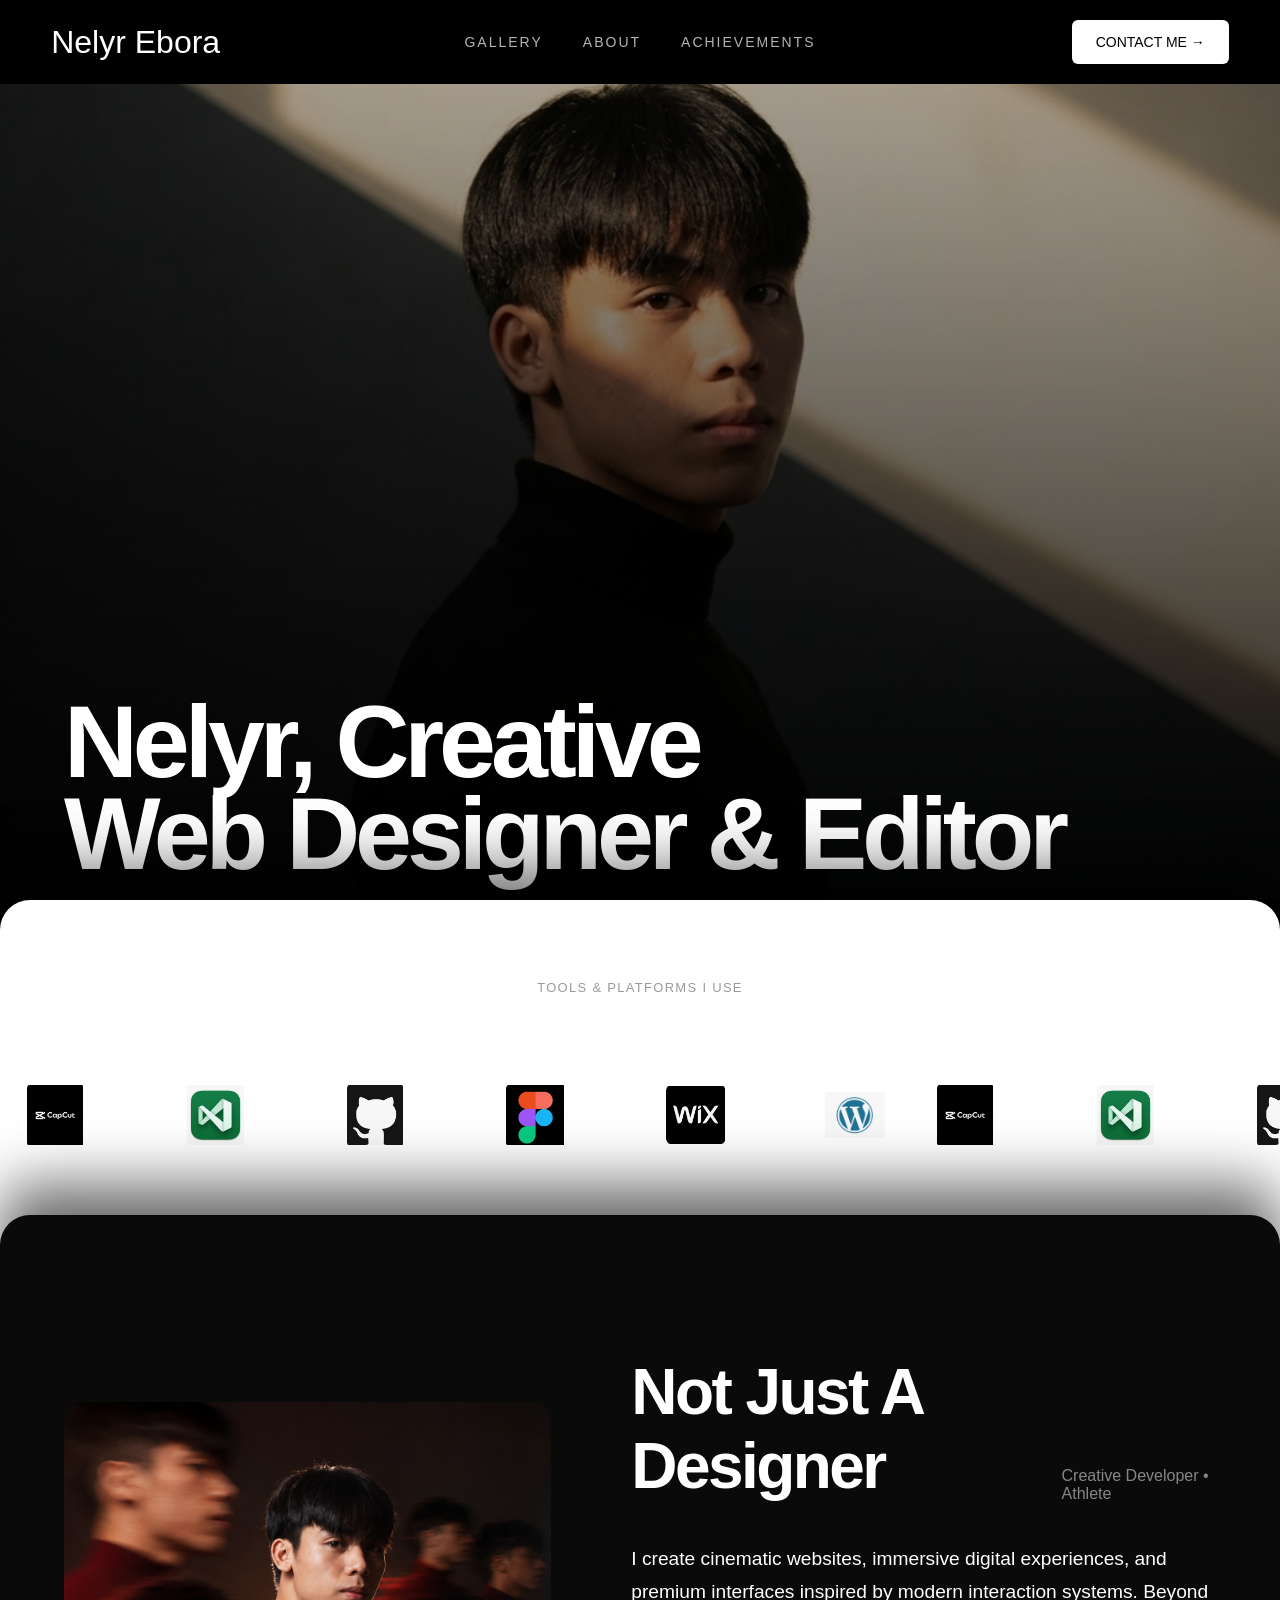
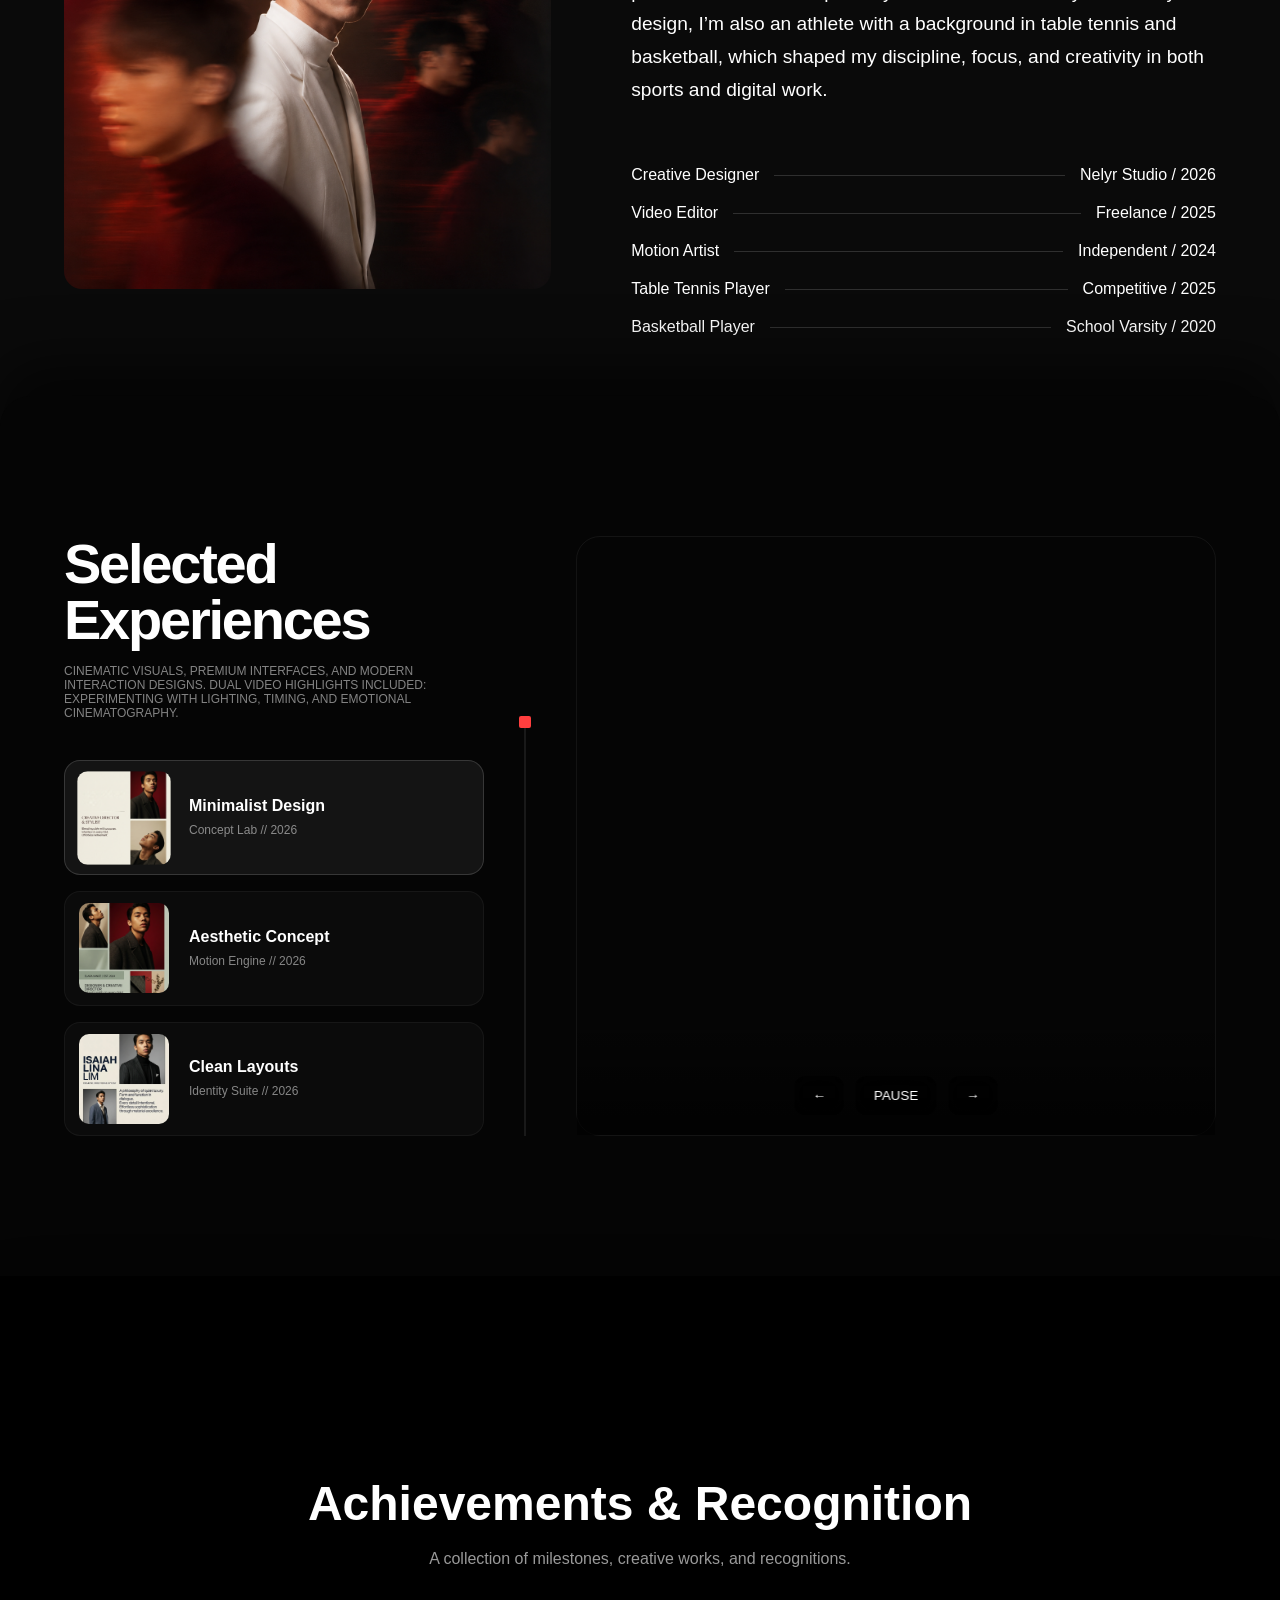
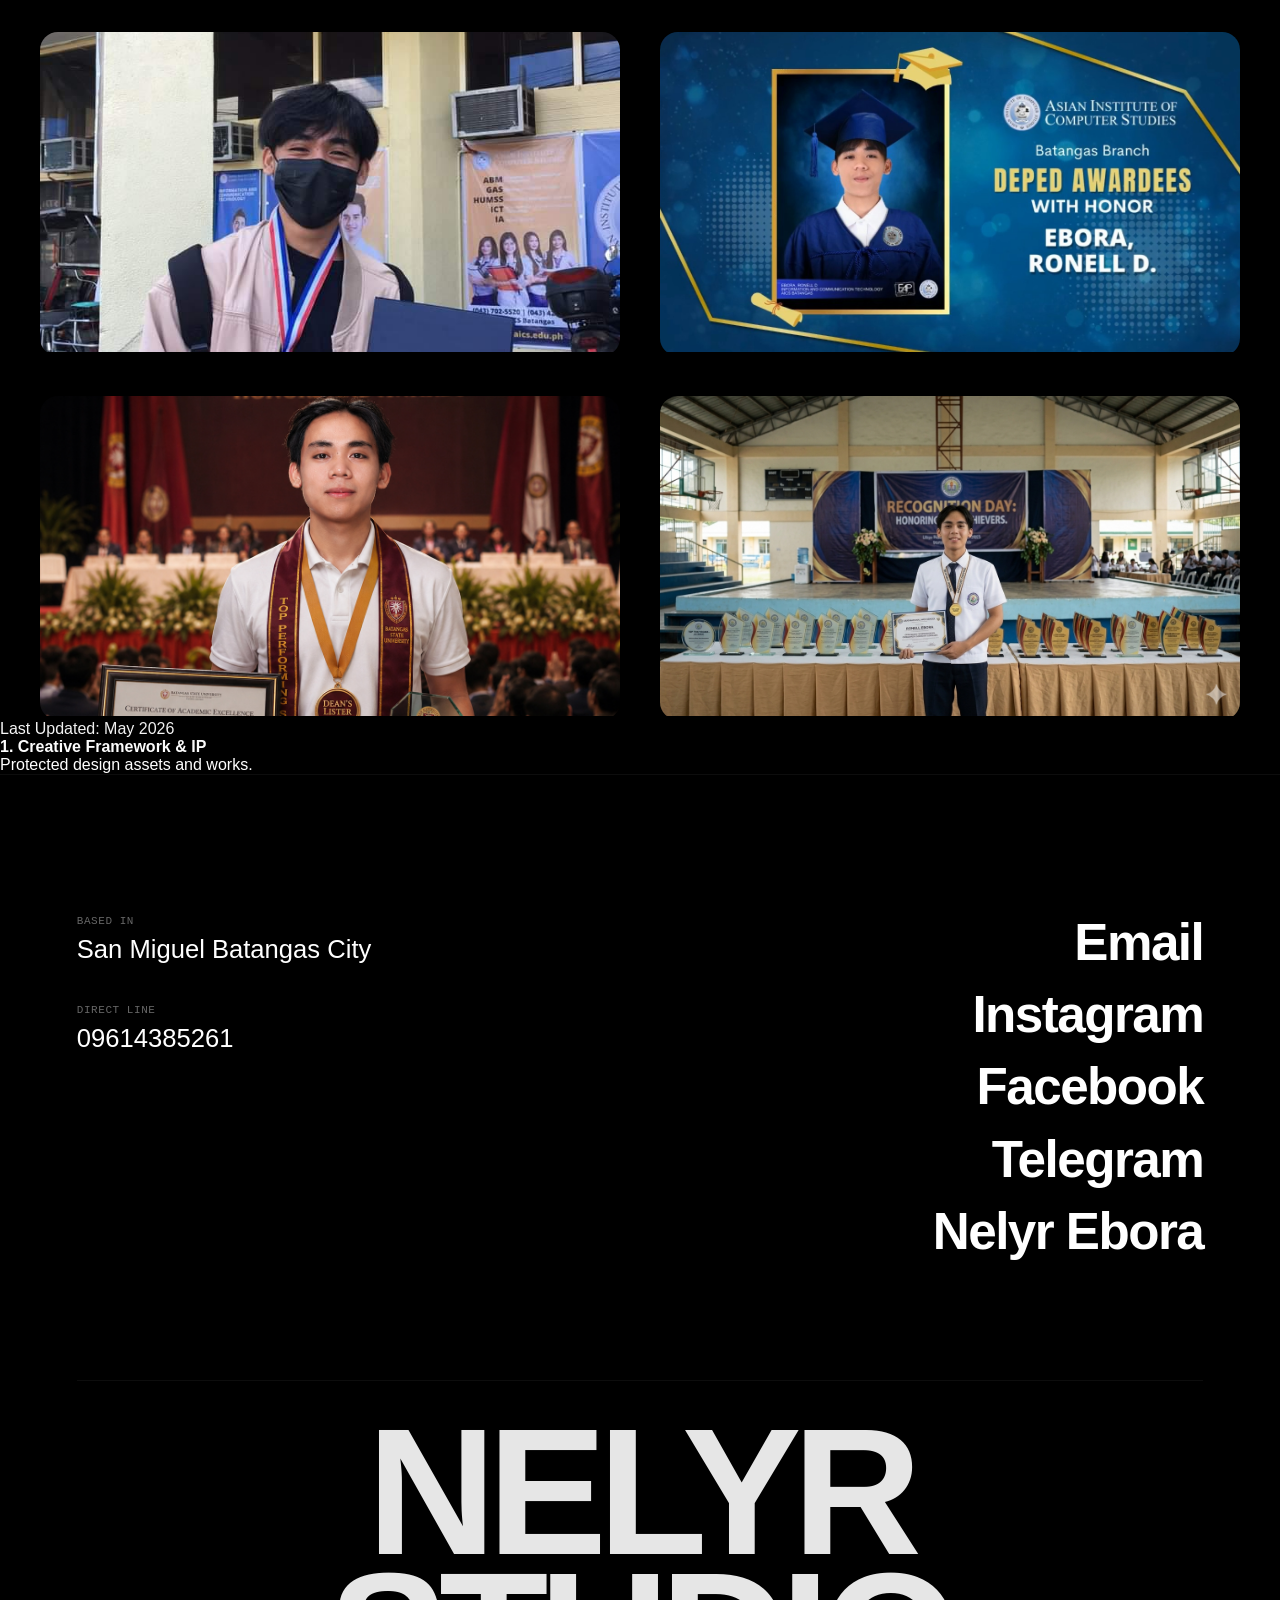
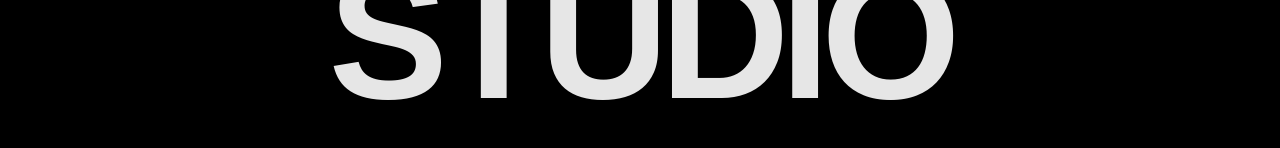
<file: index.html>
<!DOCTYPE html>
<html lang="en">
<head>
    <meta charset="UTF-8" />
    <meta name="viewport" content="width=device-width, initial-scale=1.0" />

    <title>Nelyr | Creative Designer</title>

    <link rel="stylesheet" href="style.css" />
    <link rel="stylesheet" href="animations.css" />
    <link rel="stylesheet" href="gallery.css" />
</head>

<body>

    <!-- NAVBAR -->
    <nav class="navbar">

        <div class="logo">
            <a href="#" class="logo-link">Nelyr Ebora</a>
        </div>

        <ul class="nav-links">
            <li><a href="#gallery">Gallery</a></li>
            <li><a href="#about">About</a></li>
            <li><a href="#achievements">Achievements</a></li>
        </ul>

        <div class="nav-right">

            <!-- FIXED CONTACT BUTTON -->
            <a href="#" class="contact-btn" id="contactTrigger">
                CONTACT ME →
            </a>

        </div>

    </nav>

    <!-- HERO -->
   <header class="hero">

    <img src="images/mark-g.png" alt="Hero Image" class="hero-image" />
    <div class="hero-overlay"></div>

    <div class="hero-title-wrapper">
        <h1 class="reveal-text">Nelyr, Creative</h1>
        <h1 class="reveal-text delay">Web Designer & Editor</h1>
        
    </div>

</header>

    <!-- TICKER -->

   </header> <section class="ticker-section">

        <p class="ticker-title">Tools & Platforms I Use</p>

        <div class="ticker-wrapper">
            <div class="ticker-track">
                <div class="ticker-group">
                    <div class="ticker-item"><img src="images/capcut.png"></div>
                    <div class="ticker-item"><img src="images/vscode.png"></div>
                    <div class="ticker-item"><img src="images/github.png"></div>
                    <div class="ticker-item"><img src="images/figma.png"></div>
                    <div class="ticker-item"><img src="images/wix.png"></div>
                    <div class="ticker-item"><img src="images/wordpress.png"></div>
                </div>

                <div class="ticker-group">
                    <div class="ticker-item"><img src="images/capcut.png"></div>
                    <div class="ticker-item"><img src="images/vscode.png"></div>
                    <div class="ticker-item"><img src="images/github.png"></div>
                    <div class="ticker-item"><img src="images/figma.png"></div>
                    <div class="ticker-item"><img src="images/wix.png"></div>
                    <div class="ticker-item"><img src="images/wordpress.png"></div>
                </div>
            </div>
        </div>

    </section>

    <!-- ABOUT -->
 <section id="about" class="about-section">

    <div class="about-container">

        <div class="about-image-wrapper reveal-on-scroll slide-in-left" 
             onclick="window.location.href='about-me.html';" 
             style="cursor: pointer; position: relative; z-index: 10;"
             title="Click to view personal details">
            
            <img src="images/picpic.png" alt="Portrait" class="about-portrait">
            
        </div>

        <div class="about-content">

            <div class="about-header reveal-on-scroll fade-in-up">
                <h2 class="about-title">
                    Not Just A Designer
                </h2>
                <span class="about-tag">
                    Creative Developer • Athlete
                </span>
            </div>

            <p class="about-bio reveal-on-scroll fade-in-up delay-1">
                I create cinematic websites, immersive digital experiences, and premium interfaces inspired by modern interaction systems. Beyond design, I’m also an athlete with a background in table tennis and basketball, which shaped my discipline, focus, and creativity in both sports and digital work.
            </p>

            <div class="about-timeline">

                <div class="timeline-entry reveal-on-scroll fade-in-up delay-1">
                    <span class="role">Creative Designer</span>
                    <div class="line"></div>
                    <span class="company-year">Nelyr Studio / 2026</span>
                </div>

                <div class="timeline-entry reveal-on-scroll fade-in-up delay-2">
                    <span class="role">Video Editor</span>
                    <div class="line"></div>
                    <span class="company-year">Freelance / 2025</span>
                </div>

                <div class="timeline-entry reveal-on-scroll fade-in-up delay-3">
                    <span class="role">Motion Artist</span>
                    <div class="line"></div>
                    <span class="company-year">Independent / 2024</span>
                </div>

                <div class="timeline-entry reveal-on-scroll fade-in-up delay-3">
                    <span class="role">Table Tennis Player</span>
                    <div class="line"></div>
                    <span class="company-year">Competitive / 2025</span>
                </div>

                <div class="timeline-entry reveal-on-scroll fade-in-up delay-3">
                    <span class="role">Basketball Player</span>
                    <div class="line"></div>
                    <span class="company-year">School Varsity / 2020</span>
                </div>

            </div>

        </div>

    </div> </section>

    <!-- GALLERY -->
<section id="gallery" class="gallery-section">

    <div class="framer-gallery-container reveal-on-scroll framer-scale-reveal">

        <!-- LEFT -->
        <div class="gallery-left-panel">

            <div class="brand-text-block">

                <h2 class="gallery-side-title">
                    Selected <br> Experiences
                </h2>

                <p class="gallery-side-subtitle">
                    CINEMATIC VISUALS, PREMIUM INTERFACES,
                    AND MODERN INTERACTION DESIGNS. DUAL VIDEO HIGHLIGHTS INCLUDED: 
                    EXPERIMENTING WITH LIGHTING, TIMING, AND EMOTIONAL CINEMATOGRAPHY.
                </p>


            </div>

            <div class="thumbnail-scroll-area" id="thumbScrollArea">

                <a href="#" class="thumb-item active"
                    data-video="images/my-edit.mp4"
                    data-project="minimal">

                    <img src="images/minimalist-work.png">

                    <div class="thumb-info">
                        <h4>Minimalist Design</h4>
                        <span>Concept Lab // 2026</span>
                    </div>

                </a>

                <a href="#" class="thumb-item"
                    data-video="images/sample2.mp4"
                    data-project="aesthetic">

                    <img src="images/aesthetic-work.png">

                    <div class="thumb-info">
                        <h4>Aesthetic Concept</h4>
                        <span>Motion Engine // 2026</span>
                    </div>

                </a>

                <a href="#" class="thumb-item"
                    data-video="images/sample3.mp4"
                    data-project="layouts">

                    <img src="images/clean-layouts-work.png">

                    <div class="thumb-info">
                        <h4>Clean Layouts</h4>
                        <span>Identity Suite // 2026</span>
                    </div>

                </a>

            </div>

        </div>

        <!-- 🔴 INDICATOR (FIXED POSITION) -->
        <div class="slider-indicator-track">
            <div class="active-indicator-box" id="scrollTracerBox"></div>
        </div>

        <!-- RIGHT -->
        <div class="gallery-right-panel">

            <div class="main-video-showcase-box" id="videoBox">

 <video playsinline class="framer-main-video" id="galleryVideo">
    <source src="images/my-edit.mp4" type="video/mp4">
</video>

    <div class="framer-video-shadow"></div>

    <!-- CONTROLS -->
<div class="video-controls">

    <button id="prevVideoBtn">←</button>

    <button id="playPauseBtn">PAUSE</button>

    <button id="nextVideoBtn">→</button>

</div>

</section>

<!-- PROJECT OVERLAY -->
<div class="project-overlay" id="projectOverlay">

    <div class="project-overlay-inner">

        <button class="back-button" id="backButton">
            ← BACK
        </button>

        <div class="project-top-grid">

            <h1 class="project-main-title" id="projectTitle">
                Minimalist Design
            </h1>

            <div class="project-meta-grid">

                <div>
                    <span>Year</span>
                    <h4 id="projectYear">2026</h4>
                </div>

                <div>
                    <span>Role</span>
                    <h4 id="projectRole">Designer</h4>
                </div>

                <div>
                    <span>Client</span>
                    <h4 id="projectClient">Nelyr Studio</h4>
                </div>

            </div>

        </div>

        <div class="project-description">
            <p id="projectDescription">
                A cinematic minimalist interface focused on modern interaction systems.
            </p>
        </div>

        <div class="project-visual-stack">

            <img
                id="mainProjectImage"
                src="images/imalu.jpg"
                alt="Project Image"
            >

        </div>
    </div>

</div>

    <!-- ACHIEVEMENTS -->
    <section id="achievements" class="achievements-section">

        <div class="achievements-container reveal-on-scroll fade-in-up">

            <div class="achievements-header">
                <h2>Achievements & Recognition</h2>
                <p>
                    A collection of milestones, creative works, and recognitions.
                </p>
            </div>

            <div class="achievements-grid">

                <div class="achievement-card">
                    <img src="images/achievement1.jpg">
                    <div class="achievement-info">
                        <h3>A Candid Moment of Achievement</h3>
                        <p>A young man stands outside his school smiling through a mask while holding his diploma and wearing a medal, marking the beginning of his academic journey.</p>
                    </div>
                </div>

                <div class="achievement-card">
                    <img src="images/achievement2.jpg">
                    <div class="achievement-info">
                        <h3>DepEd 'With Honor' Recognition</h3>
                        <p>A digital framed certificate officially recognizes the student for his dedication, honoring him with a diploma for Information and Communication Technology at the Asian Institute of Computer Studies.</p>
                    </div>
                </div>

                <div class="achievement-card">
                    <img src="images/achievement3.png">
                    <div class="achievement-info">
                        <h3>Dean's Lister Top Performer</h3>
                        <p>The student proudly holds his Academic Excellence certificate and glass trophy after being named a Dean’s Lister and Top Performing Student at Batangas State University’s 2025 Honors and Awards ceremony.</p>
                    </div>
                </div>

                <div class="achievement-card">
                    <img src="images/achievement4.png">
                    <div class="achievement-info">
                        <h3>Consistently High Honors</h3>
                        <p>The high school student in full uniform smiles confidently as he presents his Certificate of Recognition for maintaining high honors and consistently achieving academic excellence at Libjo National High School.</p>
                    </div>
                </div>

            </div>

        </div>

    </section>

    <!-- CONTACT MODAL -->
    <div class="contact-modal-overlay" id="contactModal">

        <div class="contact-modal-box">

            <button class="contact-close-btn" id="closeContactModal">×</button>

            <div class="contact-modal-content">

                <span class="contact-mini-tag">CONTACT INFORMATION</span>

                <h2 class="contact-main-title">
                    Let's Build Something Minimal & Cinematic.
                </h2>

                <div class="contact-info-stack">

                    <div class="contact-info-card">
                        <span>Email</span>
                        <a href="mailto:eboraronell2@gmail.com">eboraronell2@gmail.com</a>
                    </div>

                    <div class="contact-info-card">
                        <span>Phone</span>
                        <a href="tel:09614385261">09614385261</a>
                    </div>

                    <div class="contact-info-card">
                        <span>Location</span>
                        <p>San Miguel Batangas City</p>
                    </div>

                    <div class="contact-info-card">
                        <span>Telegram</span>
                        <a href="https://t.me/kekeyame" target="_blank">@kekeyame</a>
                    </div>

                </div>

            </div>

        </div>

    </div>

                <p class="legal-date">Last Updated: May 2026</p>

                <h4>1. Creative Framework & IP</h4>
                <p>Protected design assets and works.</p>

            </div>

        </div>

    </div>

    <!-- FOOTER -->
    <footer class="main-footer">

        <div class="footer-grid">

            <div class="footer-col-left">

                <div class="info-block">
                    <span class="info-label">Based In</span>
                    <p class="info-value">San Miguel Batangas City</p>
                </div>

                <div class="info-block">
                    <span class="info-label">Direct Line</span>
                    <p class="info-value">09614385261</p>
                </div>

            </div>

            <div class="footer-col-right">

                <ul class="footer-nav-list">

                    <li><a href="mailto:eboraronell2@gmail.com" class="footer-link">Email</a></li>
                    <li><a href="https://www.instagram.com/__nelyr?igsh=MmV1bTBiMWV5M3Ri" target="_blank" class="footer-link">Instagram</a></li>
                    <li><a href="https://www.facebook.com/share/1Dm4M2q4AK/" target="_blank" class="footer-link">Facebook</a></li>
                    <li><a href="https://t.me/kekeyame" target="_blank" class="footer-link">Telegram</a></li>
                    <li><a href="#" id="termsTriggerBtn" class="footer-link">Nelyr Ebora</a></li>

                </ul>

            </div>

        </div>

        <div class="footer-branding">
            <h1>NELYR STUDIO</h1>
        </div>

    </footer>

    <script src="script.js"></script>

</body>
</html>
</file>
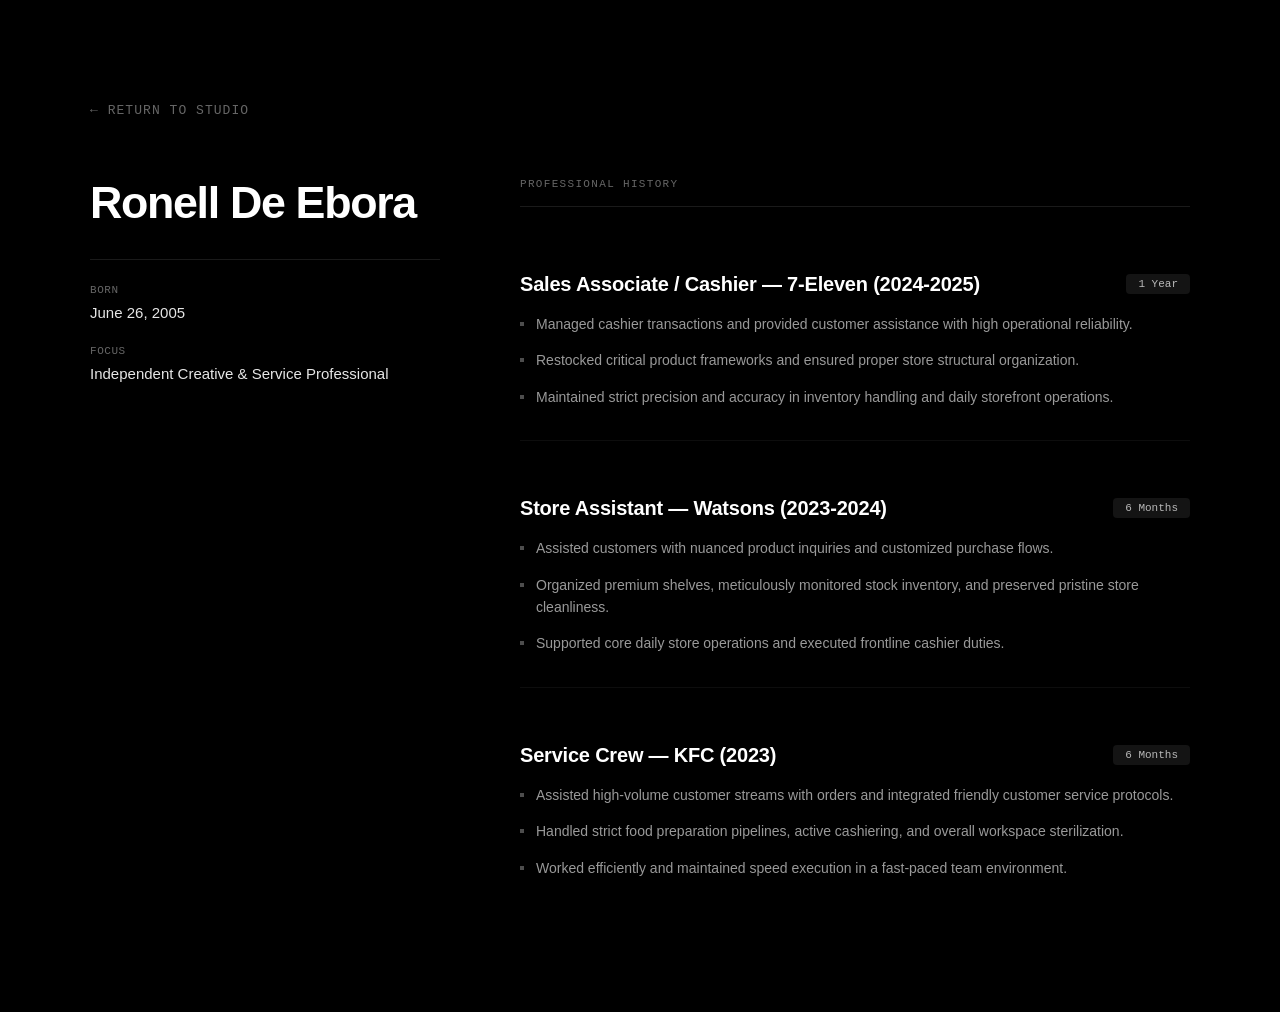
<file: about-me.html>
<!DOCTYPE html>
<html lang="en">
<head>
    <meta charset="UTF-8">
    <meta name="viewport" content="width=device-width, initial-scale=1.0">
    <title>Ronell De Ebora — Profile</title>
    <link rel="stylesheet" href="animations.css">
    
    <style>
        /* EXTRA ISOLATED ENGINE - PARA IWAS RIGID OVERLAPS */
        html, body {
            background-color: #000000 !important;
            color: #ffffff !important;
            font-family: -apple-system, BlinkMacSystemFont, 'Segoe UI', Roboto, sans-serif !important;
            margin: 0 !important;
            padding: 0 !important;
            height: auto !important; /* Pinipilit na maging flexible ang taas */
            min-height: 100vh !important;
        }

        .prof-wrapper {
            max-width: 1100px !important;
            margin: 0 auto !important;
            padding: 100px 6% !important;
            display: block !important;
            height: auto !important;
        }

        .prof-back-nav {
            margin-bottom: 60px !important;
            display: block !important;
            height: auto !important;
        }

        .prof-back-link {
            color: rgba(255, 255, 255, 0.4) !important;
            text-decoration: none !important;
            font-size: 13px !important;
            font-family: monospace !important;
            text-transform: uppercase !important;
            letter-spacing: 0.08em !important;
        }

        /* DYNAMIC COLUMN ENGINE */
        .prof-main-grid {
            display: flex !important;
            flex-direction: row !important;
            gap: 80px !important;
            align-items: flex-start !important;
            justify-content: space-between !important;
            height: auto !important;
        }

        /* LEFT SIDE (Personal Card) */
        .prof-left-panel {
            flex: 1 !important;
            max-width: 350px !important;
            display: flex !important;
            flex-direction: column !important;
            gap: 32px !important;
            height: auto !important;
        }

        .prof-main-name {
            font-size: clamp(2rem, 3.5vw, 3.5rem) !important;
            font-weight: 800 !important;
            letter-spacing: -0.03em !important;
            line-height: 1.1 !important;
            margin: 0 !important;
            color: #ffffff !important;
            height: auto !important;
        }

        .prof-meta-box {
            border-top: 1px solid rgba(255, 255, 255, 0.1) !important;
            padding-top: 24px !important;
            display: flex !important;
            flex-direction: column !important;
            gap: 24px !important; /* Malawak na pagitan para iwas dikit */
            height: auto !important;
        }

        .prof-meta-row {
            display: flex !important;
            flex-direction: column !important;
            gap: 8px !important;
            height: auto !important;
        }

        .prof-meta-label {
            font-size: 11px !important;
            font-family: monospace !important;
            text-transform: uppercase !important;
            color: rgba(255, 255, 255, 0.4) !important;
            letter-spacing: 0.05em !important;
        }

        .prof-meta-value {
            font-size: 15px !important;
            font-weight: 400 !important;
            color: rgba(255, 255, 255, 0.9) !important;
        }

        /* RIGHT SIDE (Work History) */
        .prof-right-panel {
            flex: 1.5 !important;
            display: flex !important;
            flex-direction: column !important;
            gap: 54px !important; /* Malalaking layo bawat kumpanya */
            height: auto !important;
        }

        .prof-headline {
            font-size: 11px !important;
            font-family: monospace !important;
            text-transform: uppercase !important;
            letter-spacing: 0.12em !important;
            color: rgba(255, 255, 255, 0.4) !important;
            margin: 0 0 10px 0 !important;
            border-bottom: 1px solid rgba(255, 255, 255, 0.1) !important;
            padding-bottom: 16px !important;
            height: auto !important;
        }

        .prof-job-card {
            display: flex !important;
            flex-direction: column !important;
            gap: 16px !important;
            padding-bottom: 32px !important;
            border-bottom: 1px solid rgba(255, 255, 255, 0.05) !important;
            height: auto !important;
        }

        .prof-job-card:last-child {
            border-bottom: none !important;
        }

        .prof-job-header {
            display: flex !important;
            justify-content: space-between !important;
            align-items: center !important;
            gap: 16px !important;
            height: auto !important;
        }

        .prof-job-title {
            font-size: 20px !important;
            font-weight: 600 !important;
            letter-spacing: -0.01em !important;
            line-height: 1.3 !important;
            margin: 0 !important;
            color: #ffffff !important;
        }

        .prof-job-duration {
            font-size: 11px !important;
            font-family: monospace !important;
            background-color: rgba(255, 255, 255, 0.08) !important;
            padding: 4px 12px !important;
            border-radius: 4px !important;
            color: rgba(255, 255, 255, 0.7) !important;
            white-space: nowrap !important;
        }

        /* SEPARATE CLEAN BLOCKS FOR BULLETS */
        .prof-bullet-container {
            display: flex !important;
            flex-direction: column !important;
            gap: 14px !important; /* Ligtas at malawak na espasyo bawat pangungusap */
            padding: 0 !important;
            margin: 0 !important;
            height: auto !important;
        }

        .prof-bullet-item {
            font-size: 14px !important;
            line-height: 1.6 !important;
            color: rgba(255, 255, 255, 0.6) !important;
            padding-left: 16px !important;
            position: relative !important;
            display: block !important;
            height: auto !important;
        }

        /* Minimal Indicator Square */
        .prof-bullet-item::before {
            content: "" !important;
            position: absolute !important;
            left: 0 !important;
            top: 9px !important;
            width: 4px !important;
            height: 4px !important;
            background-color: rgba(255, 255, 255, 0.3) !important;
        }

        /* MOBILE FIXES */
        @media (max-width: 800px) {
            .prof-main-grid {
                flex-direction: column !important;
                gap: 50px !important;
            }
            .prof-left-panel {
                max-width: 100% !important;
            }
            .prof-job-header {
                flex-direction: column !important;
                align-items: flex-start !important;
                gap: 6px !important;
            }
        }
    </style>
</head>
<body>

    <div class="prof-wrapper">
        <div class="prof-back-nav reveal-text">
            <a href="index.html" class="prof-back-link">← Return to Studio</a>
        </div>

        <div class="prof-main-grid">
            <div class="prof-left-panel reveal-text delay">
                <h1 class="prof-main-name">Ronell De Ebora</h1>
                
                <div class="prof-meta-box">
                    <div class="prof-meta-row">
                        <span class="prof-meta-label">Born</span>
                        <span class="prof-meta-value">June 26, 2005</span>
                    </div>
                    <div class="prof-meta-row">
                        <span class="prof-meta-label">Focus</span>
                        <span class="prof-meta-value">Independent Creative & Service Professional</span>
                    </div>
                </div>
            </div>

            <div class="prof-right-panel reveal-text delay">
                <div class="prof-headline">Professional History</div>

                <div class="prof-job-card">
                    <div class="prof-job-header">
                        <h2 class="prof-job-title">Sales Associate / Cashier — 7-Eleven (2024-2025)</h2>
                        <span class="prof-job-duration">1 Year</span>
                    </div>
                    <div class="prof-bullet-container">
                        <div class="prof-bullet-item">Managed cashier transactions and provided customer assistance with high operational reliability.</div>
                        <div class="prof-bullet-item">Restocked critical product frameworks and ensured proper store structural organization.</div>
                        <div class="prof-bullet-item">Maintained strict precision and accuracy in inventory handling and daily storefront operations.</div>
                    </div>
                </div>

                <div class="prof-job-card">
                    <div class="prof-job-header">
                        <h2 class="prof-job-title">Store Assistant — Watsons (2023-2024)</h2>
                        <span class="prof-job-duration">6 Months</span>
                    </div>
                    <div class="prof-bullet-container">
                        <div class="prof-bullet-item">Assisted customers with nuanced product inquiries and customized purchase flows.</div>
                        <div class="prof-bullet-item">Organized premium shelves, meticulously monitored stock inventory, and preserved pristine store cleanliness.</div>
                        <div class="prof-bullet-item">Supported core daily store operations and executed frontline cashier duties.</div>
                    </div>
                </div>

                <div class="prof-job-card">
                    <div class="prof-job-header">
                        <h2 class="prof-job-title">Service Crew — KFC (2023)</h2>
                        <span class="prof-job-duration">6 Months</span>
                    </div>
                    <div class="prof-bullet-container">
                        <div class="prof-bullet-item">Assisted high-volume customer streams with orders and integrated friendly customer service protocols.</div>
                        <div class="prof-bullet-item">Handled strict food preparation pipelines, active cashiering, and overall workspace sterilization.</div>
                        <div class="prof-bullet-item">Worked efficiently and maintained speed execution in a fast-paced team environment.</div>
                    </div>
                </div>
            </div>
        </div>
    </div>

</body>
</html>
</file>
<file: style.css>
/* RESET */

*{
    margin:0;
    padding:0;
    box-sizing:border-box;
}

html{
    scroll-behavior:smooth;
}

body{
    background:#000;
    color:#fff;
    font-family:'Helvetica Neue',sans-serif;
    overflow-x:hidden;
}


/* NAVBAR */

.navbar{
    position:fixed;
    top:0;
    width:100%;
    padding:20px 4%;
    display:grid;
    grid-template-columns:1fr auto 1fr;
    align-items:center;
    z-index:1000;
    background:#000;
    transition:transform .4s cubic-bezier(.16,1,.3,1);
}

.navbar-hidden{
    transform:translateY(-100%);
}



/* LOGO (Nelyr Ebora) hover zoom */
.logo-link {
    display: inline-block;
    transition: transform 0.3s cubic-bezier(.16,1,.3,1);
}

.logo-link:hover {
    transform: scale(1.12);
}

/* CONTACT ME button hover zoom */
.contact-btn {
    display: inline-block;
    transition: transform 0.3s cubic-bezier(.16,1,.3,1);
}

.contact-btn:hover {
    transform: scale(1.12);
}

.logo-link{
    color:#fff;
    text-decoration:none;
    font-size:32px;
}

.nav-links{
    display:flex;
    gap:40px;
    list-style:none;
}

.nav-links li a {
    display: inline-block;
    transition: transform 0.25s ease, opacity 0.25s ease;
}

.nav-links li a:hover {
    transform: scale(1.15);
    opacity: 1;
}

.nav-links a{
    color:#fff;
    text-decoration:none;
    font-size:14px;
    text-transform:uppercase;
    letter-spacing:2px;
    opacity:.7;
    transition:.3s;
}

.nav-links a:hover{
    opacity:1;
}

.nav-right{
    display:flex;
    justify-content:flex-end;
}

.contact-btn{
    background:#fff;
    color:#000;
    text-decoration:none;
    padding:14px 24px;
    border-radius:6px;
    font-size:14px;
}

/* HERO */
.hero {
    position: relative;
    width: 100%;
    /* 🔴 Gagawa nitong saktong 110% ng taas ng screen ng user para mas maluwag */
    height: 110vh; 
    min-height: 700px;
    background-color: #000000;
    overflow: hidden;
    display: flex;
    flex-direction: column;
    justify-content: flex-end; /* I-align ang lahat ng content sa pinaka-ibaba */
    align-items: flex-start; /* I-align ang lahat sa kaliwa */
}

.hero-image{
    pointer-events:none;
}

.hero-image{
    position:absolute;
    width:100%;
    height:100%;
    object-fit:cover;
    filter:brightness(.7);

    pointer-events:none;
}

.hero-overlay{
    position:absolute;
    inset:0;
    background:linear-gradient(to top, rgba(0,0,0,.8), transparent);

    pointer-events:none;
}

.hero-title-wrapper {
    width: 90%;
    max-width: 1200px;
    margin: 0 auto;
    
    /* 🟢 HETO ANG ACCELERATOR: */
    /* Hihilahin natin paitaas ang text block gamit ang margin-top para pumatong sa hero image dulo */
    margin-top: -60px; /* Bawasan ito mula -80px o -100px para mas bumaba */
    
    /* Naglalagay tayo ng hininga sa taas para lumubog ang text block */
    padding-top: 40px; 
    padding-bottom: 20px;
    z-index: 10;
}

.ticker-section {
    position: relative;
    width: 100%;
    background-color: #ffffff; /* Isang solido at malinis na white base lang */
    
    /* Dito natin gagawin ang unang swabe at premium na curve line */
    border-radius: 40px 40px 0 0; 
    
    /* Kinokontrol ang agwat para lumitaw agad ang text pagkababa ng hero image */
    padding: 0 0 100px 0; /* Burahin ang padding-top: 60px; */
    margin-top: 0 !important; 
    
    display: flex;
    flex-direction: column;
    align-items: center;
    overflow: hidden;
}

.reveal-text{
    font-size:clamp(3rem,8vw,8rem);
    line-height:.9;
    letter-spacing:-.05em;
    font-weight:700;
}

/* TIKER SECTION - INAYOS ANG GAP */
.ticker-section {
    background-color: #ffffff; /* O kung ano man ang kulay ng puting area mo */
    width: 100%;
    
    /* 🔴 DITO MO PALUTANGIN ANG LOGOS */
    /* Nilagyan natin ng malaking space sa ibaba (bottom padding) */
    /* para lumayo sa itim na box sa ilalim. */
    padding: 80px 0 120px 0; /* (Taas, Kanan, Ibaba, Kaliwa) */
    
    display: flex;
    flex-direction: column;
    align-items: center;
    position: relative;
}

/* 🟢 DAGDAG: TITLE TEXT SPACE */
.ticker-section p {
    color: rgba(0, 0, 0, 0.4);
    font-size: 13px;
    font-weight: 500;
    letter-spacing: 0.1em;
    text-transform: uppercase;
    margin: 0;
    
    /* Dito natin ilalayo ang text sa logos sa ilalim niya */
    margin-bottom: 60px; 
}

/* THE WRAPPER CONTAINER */
.ticker-wrapper {
    width: 100%;
    position: relative;
    overflow: hidden;
    
    /* Nilagyan natin ng saktong vertical space para makahinga ang logos */
    padding: 30px 0; 
}

.skill-card{
    padding:24px 40px;
    border-radius:16px;
    min-width:240px;
    font-weight:700;
}


.orange{
    background:#ff6b35;
    color:#fff;
}

.white{
    background:#f5f5f5;
    color:#000;
}

.framer{
    background:#ff3e3e;
}

.figma{
    background:#ededed;
    color:#000;
}

/* ABOUT */

.about-section{
    padding:140px 5%;
}

.about-container{
    max-width:1500px;
    margin:auto;
    display:grid;
    grid-template-columns:1fr 1.2fr;
    gap:80px;
    align-items:center;
}

.about-image-wrapper{
    border-radius:18px;
    overflow:hidden;
}

.about-portrait{
    width:100%;
    display:block;
}

.about-title{
    font-size:clamp(2.5rem,5vw,5rem);
    letter-spacing:-.04em;
}

.about-tag{
    opacity:.5;
}

.about-header{
    display:flex;
    justify-content:space-between;
    align-items:flex-end;
    margin-bottom:40px;
}

.about-bio{
    font-size:1.2rem;
    line-height:1.7;
    opacity:.8;
    margin-bottom:60px;
}

.about-timeline{
    display:flex;
    flex-direction:column;
    gap:20px;
}

.timeline-entry{
    display:flex;
    align-items:center;
    gap:15px;
}

.line{
    flex-grow:1;
    height:1px;
    background:rgba(255,255,255,.15);
}

/* ACHIEVEMENTS */

/* ========================= */
/* ACHIEVEMENTS MODERN GRID */
/* ========================= */

.achievements-container{
    max-width:1200px;
    margin:auto;
}

.achievements-header{
    text-align:center;
    margin-bottom:60px;
}

.achievements-header h2{
    font-size:3rem;
    margin-bottom:15px;
}

.achievements-header p{
    opacity:0.6;
    max-width:600px;
    margin:auto;
    line-height:1.6;
}

.achievements-grid{
    display:grid;
    grid-template-columns:repeat(2,1fr);
    gap:40px;
}

/* CARD */
.achievement-card{
    position:relative;
    overflow:hidden;
    border-radius:18px;
    cursor:pointer;
    transform:translateY(30px);
    opacity:0;
    transition:all 0.8s cubic-bezier(0.16,1,0.3,1);
}

/* IMAGE */
.achievement-card img{
    width:100%;
    height:320px;
    object-fit:cover;
    transition:transform 0.6s ease;
}

/* INFO */
.achievement-info{
    position:absolute;
    bottom:0;
    left:0;
    width:100%;
    padding:25px;

    background:linear-gradient(to top, rgba(0,0,0,0.85), transparent);

    transform:translateY(20px);
    opacity:0;
    transition:all 0.5s ease;
}

.achievement-info h3{
    font-size:1.2rem;
    margin-bottom:8px;
}

.achievement-info p{
    font-size:0.9rem;
    opacity:0.7;
    line-height:1.5;
}

/* HOVER EFFECT */
.achievement-card:hover img{
    transform:scale(1.08);
}

.achievement-card:hover .achievement-info{
    transform:translateY(0);
    opacity:1;
}

/* SCROLL ANIMATION (JS controlled) */
.achievement-card.revealed{
    transform:translateY(0);
    opacity:1;
}

/* RESPONSIVE */
@media(max-width:900px){
    .achievements-grid{
        grid-template-columns:1fr;
    }
}

/* RESPONSIVE */

@media(max-width:1100px){

    .about-container{
        grid-template-columns:1fr;
    }

}

@media(max-width:800px){

    .nav-links{
        display:none;
    }

    .reveal-text{
        font-size:3rem;
    }

}

/* ========================================= */
/* PROJECT DEEP DIVE OVERLAY SYSTEM */
/* ========================================= */

.project-overlay{
    position: fixed;
    inset: 0;
    width: 100%;
    height: 100vh;

    background: #000;
    z-index: 99999;

    overflow-y: auto;

    opacity: 0;
    visibility: hidden;

    transition:
    opacity 0.7s cubic-bezier(0.16,1,0.3,1),
    visibility 0.7s;
}

/* ACTIVE OPEN */
.project-overlay.active{
    opacity: 1;
    visibility: visible;
}

/* MAIN CONTENT */
.project-overlay-inner{
    width: 100%;
    max-width: 1500px;

    margin: 0 auto;

    padding:
    140px 6%
    120px;
}

/* BACK BUTTON */
.back-button{
    background: transparent;
    border: none;

    color: #fff;

    font-size: 16px;
    letter-spacing: 0.08em;

    margin-bottom: 80px;

    cursor: none;

    opacity: 0.6;

    transition: opacity 0.3s ease;
}

.back-button:hover{
    opacity: 1;
}

/* TOP GRID */
.project-top-grid{
    display: flex;
    justify-content: space-between;
    align-items: flex-end;

    gap: 60px;

    margin-bottom: 80px;

    flex-wrap: wrap;
}

/* TITLE */
.project-main-title{
    font-size: clamp(4rem,9vw,9rem);

    line-height: 0.9;

    letter-spacing: -0.05em;

    max-width: 900px;
}

/* META GRID */
.project-meta-grid{
    display: grid;
    grid-template-columns: repeat(3,1fr);

    gap: 40px;
}

.project-meta-grid span{
    display: block;

    font-size: 11px;

    text-transform: uppercase;

    opacity: 0.4;

    margin-bottom: 12px;

    letter-spacing: 0.08em;
}

.project-meta-grid h4{
    font-size: 18px;
    font-weight: 500;
}

/* DESCRIPTION */
.project-description{
    max-width: 900px;

    margin-bottom: 120px;
}

.project-description p{
    font-size: clamp(1.1rem,1.5vw,1.5rem);

    line-height: 1.8;

    opacity: 0.8;
}

/* VISUAL STACK */
.project-visual-stack{
    display: flex;
    flex-direction: column;

    gap: 40px;
}

.project-visual-stack img{
    width: 100%;

    border-radius: 18px;

    object-fit: cover;
}

/* MOBILE */
@media(max-width:900px){

    .project-main-title{
        font-size: 4rem;
    }

    .project-meta-grid{
        grid-template-columns: 1fr;
        gap: 20px;
    }

}
/* ========================= */
/* STICKY STACKING EFFECT */
/* ========================= */

/* HERO stays sticky */

/* optional: bawat section iba konting lift */
.about-section{
    z-index: 3;
    background: #0a0a0a;
}

.gallery-section{
    z-index: 4;
    background: #050505;
}

.achievements-section{
    z-index: 5;
    background: #000;
}

/* ========================= */
/* FROZEN HERO (CURTAIN EFFECT) */
/* ========================= */

.hero{
    position: fixed;
    inset: 0;
    width: 100%;
    height: 100vh;
    z-index: 1;
}

/* ALL SECTIONS FLOAT ABOVE HERO */
.ticker-section,
.about-section,
.gallery-section,
.achievements-section{
    position: relative;
    z-index: 2;
    margin-top: 100vh;
    background: #000;
}

/* layering polish */
.about-section{ z-index: 3; background:#0a0a0a; }
.gallery-section{ z-index: 4; background:#050505; }
.achievements-section{ z-index: 5; background:#000; }

/* ========================= */
/* STICKY OVERLAY EFFECT */
/* ========================= */

.hero{
    position:sticky;
    top:0;

    height:100vh;

    overflow:hidden;
    display:flex;
    align-items:flex-end;

    z-index:1;
}

/* SECTIONS STACK ABOVE HERO */

.ticker-section,
.about-section,
.gallery-section,
.achievements-section{
    position:relative;

    z-index:2;

    margin-top:-80px;

    border-radius:30px 30px 0 0;

    box-shadow:0 -30px 60px rgba(0,0,0,.6);
}

/* LAYER COLORS */

.ticker-section{
    background:#fff;
}

.about-section{
    background:#0a0a0a;
    z-index:3;
}

.gallery-section{
    background:#050505;
    z-index:4;
}

.achievements-section{
    background:#000;
    z-index:5;
}

/* ADDING COMFORTABLE SPACE ABOVE ACHIEVEMENTS */
.achievements-section {
    padding-top: 140px;    /* Nagbibigay ng malaking espasyo sa loob ng section bago mag-text */
    margin-top: 60px;      /* Karagdagang puwang sa labas para siguradong hiwalay sa video area */
    background-color: #000000;
}

/* OVERLAY ANIMATION */
.project-overlay {
    opacity: 0;
    transform: scale(0.98);
    transition: all 0.4s ease;
    pointer-events: none;
}

.project-overlay.active {
    opacity: 1;
    transform: scale(1);
    pointer-events: auto;
}

/* STAGGER CONTENT */
.project-overlay-inner > * {
    opacity: 0;
    transform: translateY(20px);
    transition: all 0.5s ease;
}

.project-overlay.active .project-overlay-inner > * {
    opacity: 1;
    transform: translateY(0);
}

.project-overlay.active .project-overlay-inner > *:nth-child(1) { transition-delay: 0.1s; }
.project-overlay.active .project-overlay-inner > *:nth-child(2) { transition-delay: 0.2s; }
.project-overlay.active .project-overlay-inner > *:nth-child(3) { transition-delay: 0.3s; }
.project-overlay.active .project-overlay-inner > *:nth-child(4) { transition-delay: 0.4s; }

/* ======================================================= */
/* PREMIUM INTERACTIVE FOOTER SYSTEM STYLES                */
/* ======================================================= */
.main-footer {
    background-color: #000000;
    color: #ffffff;
    padding: 140px 6% 40px 6%;
    border-top: 1px solid rgba(255, 255, 255, 0.05);
    width: 100%;
    box-sizing: border-box;
    position: relative;
    z-index: 20; 
}

.footer-grid {
    display: grid;
    grid-template-columns: 1fr 1.2fr;
    gap: 60px;
    align-items: start;
    margin-bottom: 120px;
}

/* KALIWANG COLUMN (INFO STACKS) */
.footer-col-left {
    display: flex;
    flex-direction: column;
    gap: 40px;
}

.info-block {
    display: flex;
    flex-direction: column;
    gap: 8px;
}

.info-label {
    font-size: 11px;
    font-family: monospace;
    text-transform: uppercase;
    letter-spacing: 0.05em;
    color: rgba(255, 255, 255, 0.4);
}

.info-value {
    font-size: clamp(1.2rem, 2vw, 1.8rem);
    font-weight: 500;
    color: #ffffff;
}

/* KANANG COLUMN (INTERACTIVE LINKS LIST) */
.footer-col-right {
    display: flex;
    justify-content: flex-end;
}

.footer-nav-list {
    list-style: none;
    padding: 0;
    margin: 0;
    display: flex;
    flex-direction: column;
    gap: 16px;
    align-items: flex-end; /* Naka-align sa kanan para premium tingnan */
}

.footer-link {
    font-size: clamp(2rem, 4vw, 3.8rem);
    font-weight: 600;
    letter-spacing: -0.03em;
    color: #ffffff;
    text-decoration: none;
    display: inline-block;
    line-height: 1.1;
    transition: opacity 0.35s cubic-bezier(0.16, 1, 0.3, 1), 
                transform 0.35s cubic-bezier(0.16, 1, 0.3, 1);
    transform-origin: right center;
}

/* SIBLING INTERACTION ENGINE (FADE OUT OTHERS ON HOVER) */
.footer-nav-list:hover .footer-link {
    opacity: 0.25; /* Lumalamlam ang lahat ng links kapag may isang hino-hover */
}

.footer-nav-list .footer-link:hover {
    opacity: 1 !important; /* Nanatiling maliwanag ang tinatamaan ng cursor */
    transform: scale(1.03); /* Bahagyang umaalsa pakanan */
}

/* BRANDING LOGO SA PINAKABABA */
.footer-branding {
    width: 100%;
    text-align: center;
    border-top: 1px solid rgba(255, 255, 255, 0.05);
    padding-top: 40px;
}

.footer-branding h1 {
    font-size: clamp(3rem, 14vw, 15rem);
    font-weight: 800;
    letter-spacing: -0.05em;
    margin: 0;
    line-height: 0.8;
    color: #ffffff;
    opacity: 0.9;
    user-select: none;
}


/* RESPONSIVE FOOTER SETUP */
@media (max-width: 850px) {
    .footer-grid {
        grid-template-columns: 1fr;
        gap: 50px;
        margin-bottom: 80px;
    }
    .footer-col-right {
        justify-content: flex-start;
    }
    .footer-nav-list {
        align-items: flex-start;
    }
    .footer-link {
        transform-origin: left center;
    }
}

/* ================================= */
/* CONTACT MODAL */
/* ================================= */

.contact-modal-overlay{
    position:fixed;
    inset:0;

    width:100%;
    height:100vh;

    background:rgba(0,0,0,.82);
    backdrop-filter:blur(12px);

    display:flex;
    justify-content:center;
    align-items:center;

    z-index:999999;

    opacity:0;
    visibility:hidden;

    transition:
    opacity .5s cubic-bezier(.16,1,.3,1),
    visibility .5s;
}

/* ACTIVE */
.contact-modal-overlay.active{
    opacity:1;
    visibility:visible;
}

/* BOX */
.contact-modal-box{
    width:90%;
    max-width:850px;

    background:#0a0a0a;

    border:1px solid rgba(255,255,255,.08);

    border-radius:28px;

    padding:70px;

    position:relative;

    overflow:hidden;

    transform:
    translateY(40px)
    scale(.96);

    transition:
    transform .6s cubic-bezier(.16,1,.3,1);
}

/* OPEN */
.contact-modal-overlay.active
.contact-modal-box{
    transform:
    translateY(0)
    scale(1);
}

/* CLOSE */
.contact-close-btn{
    position:absolute;
    top:24px;
    right:24px;

    width:48px;
    height:48px;

    border:none;
    border-radius:50%;

    background:rgba(255,255,255,.06);

    color:#fff;

    font-size:28px;

    cursor:pointer;

    transition:.3s;
}

.contact-close-btn:hover{
    background:#fff;
    color:#000;
    transform:rotate(90deg);
}

/* CONTENT */
.contact-modal-content{
    display:flex;
    flex-direction:column;
    gap:30px;
}

.contact-mini-tag{
    font-size:12px;
    letter-spacing:.25em;
    opacity:.45;
}

.contact-main-title{
    font-size:clamp(3rem,7vw,6rem);

    line-height:.92;

    letter-spacing:-.05em;

    max-width:700px;
}

.contact-description{
    max-width:650px;

    font-size:1.05rem;

    line-height:1.8;

    opacity:.72;
}

/* STACK */
.contact-info-stack{
    display:grid;
    grid-template-columns:repeat(2,1fr);
    gap:20px;

    margin-top:20px;
}

/* CARD */
.contact-info-card{
    background:#111;

    border:1px solid rgba(255,255,255,.06);

    border-radius:20px;

    padding:28px;

    transition:
    transform .4s cubic-bezier(.16,1,.3,1),
    border-color .4s;
}

.contact-info-card:hover{
    transform:translateY(-8px);

    border-color:
    rgba(255,255,255,.2);
}

.contact-info-card span{
    display:block;

    font-size:11px;

    letter-spacing:.18em;

    text-transform:uppercase;

    opacity:.45;

    margin-bottom:16px;
}

.contact-info-card a,
.contact-info-card p{
    color:#fff;

    text-decoration:none;

    font-size:1.15rem;

    line-height:1.5;
}

/* MOBILE */
@media(max-width:800px){

    .contact-modal-box{
        padding:50px 30px;
    }

    .contact-info-stack{
        grid-template-columns:1fr;
    }

    .contact-main-title{
        font-size:3rem;
    }

}

.contact-btn{
    background:#fff;
    color:#000;
    text-decoration:none;
    padding:14px 24px;
    border-radius:6px;
    font-size:14px;
    border:none;
    cursor:pointer;
    position:relative;
    z-index:999;
}



/* CRITICAL FIX: prevent weird scroll lock issues */
html, body {
    overscroll-behavior: auto;
}

/* I-RE-ALIGN ANG LINK TAG PARA SUMUNOD SA ORIHINAL MONG ABOUT LAYOUT */
.about-image-link {
    display: inline-block; /* O kaya ay gawin mong block depende sa pwesto nya dati */
    width: 100%;           /* Sinisigurado nitong sakop nya ang buong sukat ng image */
    max-width: 500px;      /* Baguhin mo ang sukat na ito base sa kung gaano kalaki ang pic mo dati */
    text-decoration: none;
    cursor: pointer;
}

/* KONEKTA SA EFFECT NG IMAGE HOVER */
.about-image-link img {
    width: 100%;           /* Pinipilit ang imahe na sumunod sa container nya */
    height: auto;
    object-fit: cover;
    transition: filter 0.5s cubic-bezier(.16,1,.3,1), 
                transform 0.5s cubic-bezier(.16,1,.3,1);
}

.about-image-link:hover img {
    transform: scale(1.02);
    filter: brightness(1.15);
}

/* HERO SUBTITLE */
.hero-subtitle {
    font-size: 18px;
    color: rgba(255, 255, 255, 0.6); /* Transparent white para hindi umagaw sa main title */
    font-weight: 400;
    max-width: 500px;
    margin-top: 25px;
    line-height: 1.6;
}

/* SCROLL INDICATOR ENGINE */
.scroll-indicator {
    position: absolute;
    bottom: 30px;
    left: 50%;
    transform: translateX(-50%);
    display: flex;
    flex-direction: column;
    align-items: center;
    gap: 8px;
    z-index: 10;
}

.scroll-indicator span {
    font-size: 11px;
    color: rgba(255, 255, 255, 0.4);
    letter-spacing: 0.2em;
    font-weight: 500;
}

@keyframes bounce {
    0%, 20%, 50%, 80%, 100% { transform: translateY(0); }
    40% { transform: translateY(-6px); }
    60% { transform: translateY(-3px); }
}
</file>
<file: animations.css>
/* HERO */



.hero-image{

    animation:heroFadeUp 2.8s cubic-bezier(.16,1,.3,1) forwards;

}



.reveal-text{

    opacity:0;

    transform:translateY(60px);

    animation:fadeInUp 2.4s cubic-bezier(.16,1,.3,1) forwards;

}



.delay{

    animation-delay:.25s;

}



/* SCROLL REVEALS */



.reveal-on-scroll{

    opacity:0;

    transition:

    opacity 2.2s cubic-bezier(.16,1,.3,1),

    transform 2.2s cubic-bezier(.16,1,.3,1);

}



.reveal-on-scroll.revealed{

    opacity:1;

    transform:translate(0) scale(1);

}



.slide-in-left{

    transform:translateX(-60px);

}



.fade-in-up{

    transform:translateY(40px);

}



.framer-scale-reveal{

    transform:translateY(40px) scale(.95);

}



.delay-1{

    transition-delay:.2s;

}



.delay-2{

    transition-delay:.4s;

}



.delay-3{

    transition-delay:.6s;

}



/* KEYFRAMES */



@keyframes fadeInUp{



    to{

        opacity:1;

        transform:translateY(0);

    }



}



@keyframes heroFadeUp{



    from{

        opacity:0;

        transform:translateY(30px);

    }



    to{

        opacity:1;

        transform:translateY(0);

    }



}



@keyframes continuousTicker{



    from{

        transform:translateX(0);

    }



    to{

        transform:translateX(-50%);

    }



}



/* FIXED LAYOUT */



.thumbnail-scroll-area{

    display:flex;

    flex-direction:column;

    gap:18px;

    overflow-y:auto;

    flex-grow:1;

    scrollbar-width:none;

}



.thumbnail-scroll-area::-webkit-scrollbar{

    display:none;

}



/* HOVER ZOOM */



.thumb-item img{

    transition:

    transform .45s cubic-bezier(.16,1,.3,1);

}



.thumb-item:hover img{

    transform:scale(1.08);

}



/* ACTIVE */



.thumb-item.active img{

    transform:scale(1.04);

}



/* TRACER */



.active-indicator-box{

    transition:

    transform .45s cubic-bezier(.16,1,.3,1);

}

/* HOVER EFFECT ENGINE PARA SA ABOUT IMAGE */

/* 1. Inihahanda natin ang container ng picture mo */
.about-image-wrapper {
    overflow: hidden; /* Sinasabi nito na bawal lumampas ang pic sa borders kapag lumaki ito */
    cursor: pointer;  /* Ginagawa nating hugis kamay ang cursor agad */
}

/* 2. Ang default na itsura ng portrait picture mo */
.about-portrait {
    transition: transform 0.6s cubic-bezier(.16, 1, .3, 1), 
                filter 0.6s cubic-bezier(.16, 1, .3, 1);
    width: 100%;
    height: auto;
    display: block;
}

/* 3. ANG MAHIWAGANG HOVER: Kapag itinutok ang cursor sa wrapper, magzu-zoom ang pic sa loob */
.about-image-wrapper:hover .about-portrait {
    transform: scale(1.05);     /* Nag-zoom in ng saktong 5% (swabe at hindi biglaan) */
    filter: brightness(1.1);    /* Bahagyang liliwanag para lalong urat na clickable siya */
}
</file>
<file: gallery.css>
.gallery-section{
    padding:140px 5%;
}

.framer-gallery-container{
    max-width:1550px;
    margin:auto;
    display:grid;
    grid-template-columns:420px 12px 1fr;
    gap:40px;
}

.gallery-left-panel{
    display:flex;
    flex-direction:column;
    gap:40px;
    height:600px;
}

.gallery-side-title{
    font-size:3.5rem;
    line-height:1;
    letter-spacing:-.04em;
}

.gallery-side-subtitle{
    font-size:12px;
    opacity:.5;
    margin-top:16px;
}

.thumbnail-scroll-area{
    display:flex;
    flex-direction:column;
    gap:16px;
    overflow-y:auto;
    flex-grow:1;
    scrollbar-width:none;
}

.thumbnail-scroll-area::-webkit-scrollbar{
    display:none;
}

.thumb-item{
    display:flex;
    gap:20px;
    align-items:center;
    text-decoration:none;
    color:#fff;
    background:#0b0b0b;
    border:1px solid rgba(255,255,255,.05);
    border-radius:16px;
    padding:14px;
    min-height:110px;
    transition:.4s;
}

.thumb-item img{
    width:90px;
    height:90px;
    object-fit:cover;
    border-radius:10px;
}

.thumb-item:hover,
.thumb-item.active{
    background:#141414;
    border-color:rgba(255,255,255,.15);
}

.thumb-info h4{
    margin-bottom:5px;
}

.thumb-info span{
    opacity:.5;
    font-size:12px;
}

/* TRACK */

.slider-indicator-track{
    width:2px;
    background:rgba(255,255,255,.08);
    position:relative;
    margin-top:180px;
    height:calc(100% - 180px);
}

.active-indicator-box{
    width:12px;
    height:12px;
    background:#ff3e3e;
    position:absolute;
    left:-5px;
    top:0;
    border-radius:2px;
    transition:transform .2s cubic-bezier(.16,1,.3,1);
}

/* RIGHT */

.main-video-showcase-box{
    width:100%;
    min-height:600px;
    position:relative;
    border-radius:24px;

    overflow:visible; /* PALITAN ITO */

    border:1px solid rgba(255,255,255,.06);
}

.framer-main-video{
    width:100%;
    height:100%;
    object-fit:cover;
    position:absolute;
}

.framer-video-shadow{
    position:absolute;
    bottom:0;
    width:100%;
    height:20%;
    background:linear-gradient(to top, rgba(0,0,0,.7), transparent);
}

@media(max-width:1100px){

    .framer-gallery-container{
        grid-template-columns:1fr;
    }

    .slider-indicator-track{
        display:none;
    }

}

/* TICKER */
.ticker-wrapper{
    overflow: hidden;
    width: 100%;
    position: relative;
}

.ticker-track{
    display: flex;
    width: max-content;
}

/* IMPORTANT: each group behaves as one continuous row */
.ticker-group{
    display: flex;
    gap: 50px;
}

/* ANIMATION APPLIED TO WHOLE TRACK */
.ticker-track{
    animation: smoothLoop 18s linear infinite;
}


/* each logo */
.ticker-item{
    flex: 0 0 auto;
    padding: 0 25px;
    background: transparent; /* IMPORTANT */
    display: flex;
    align-items: center;
}

.ticker-item img{
    width: 60px;
    height: 60px;
    object-fit: contain;
    display: block;
    background: transparent; /* IMPORTANT */
}

.ticker-track{
    gap: 0;
}

/* BIGGER ZOOM ON HOVER */
.ticker-item img:hover{
    transform: scale(1.35);
    filter: drop-shadow(0 0 10px rgba(255,255,255,0.25));
    z-index: 10;
}

.ticker-item{
    position: relative;
}

/* REAL SEAMLESS MOVEMENT */
@keyframes smoothLoop{
    0%{
        transform: translateX(0);
    }
    100%{
        transform: translateX(-50%);
    }
}

/* VIDEO CONTROLS */

.video-controls{
    position:absolute;
    bottom:20px;
    left:50%;
    transform:translateX(-50%);

    display:flex;
    gap:12px;

    z-index:999999;
}

.video-controls button{
    border:none;
    background:rgba(0,0,0,.65);
    color:#fff;

    padding:12px 18px;

    border-radius:12px;

    cursor:pointer;

    backdrop-filter:blur(10px);

    transition:.3s;
}

.video-controls button:hover{
    background:#fff;
    color:#000;
}

/* EXPAND MODE */

.main-video-showcase-box.expanded{
    position:fixed;
    inset:0;

    width:100vw;
    height:100vh;

    z-index:999999;

    border-radius:0;

    background:#000;
}

.main-video-showcase-box.expanded video{
    width:100%;
    height:100%;
    object-fit:contain;
}



#closeExpandBtn{
    display:none;

    padding:12px 22px;

    font-size:14px;
    letter-spacing:.08em;
}

/* SHOW WHEN EXPANDED */

.main-video-showcase-box.expanded #closeExpandBtn{
    display:block;
}

/* FULLSCREEN BACK BUTTON */

#closeExpandBtn{
    display:none;

    background:#fff !important;
    color:#000 !important;

    padding:12px 22px;

    border-radius:12px;

    font-size:14px;
    font-weight:600;

    letter-spacing:.08em;

    z-index:9999999;
}

/* SHOW WHEN FULLSCREEN */

.main-video-showcase-box.expanded #closeExpandBtn{
    display:block;
}
</file>
